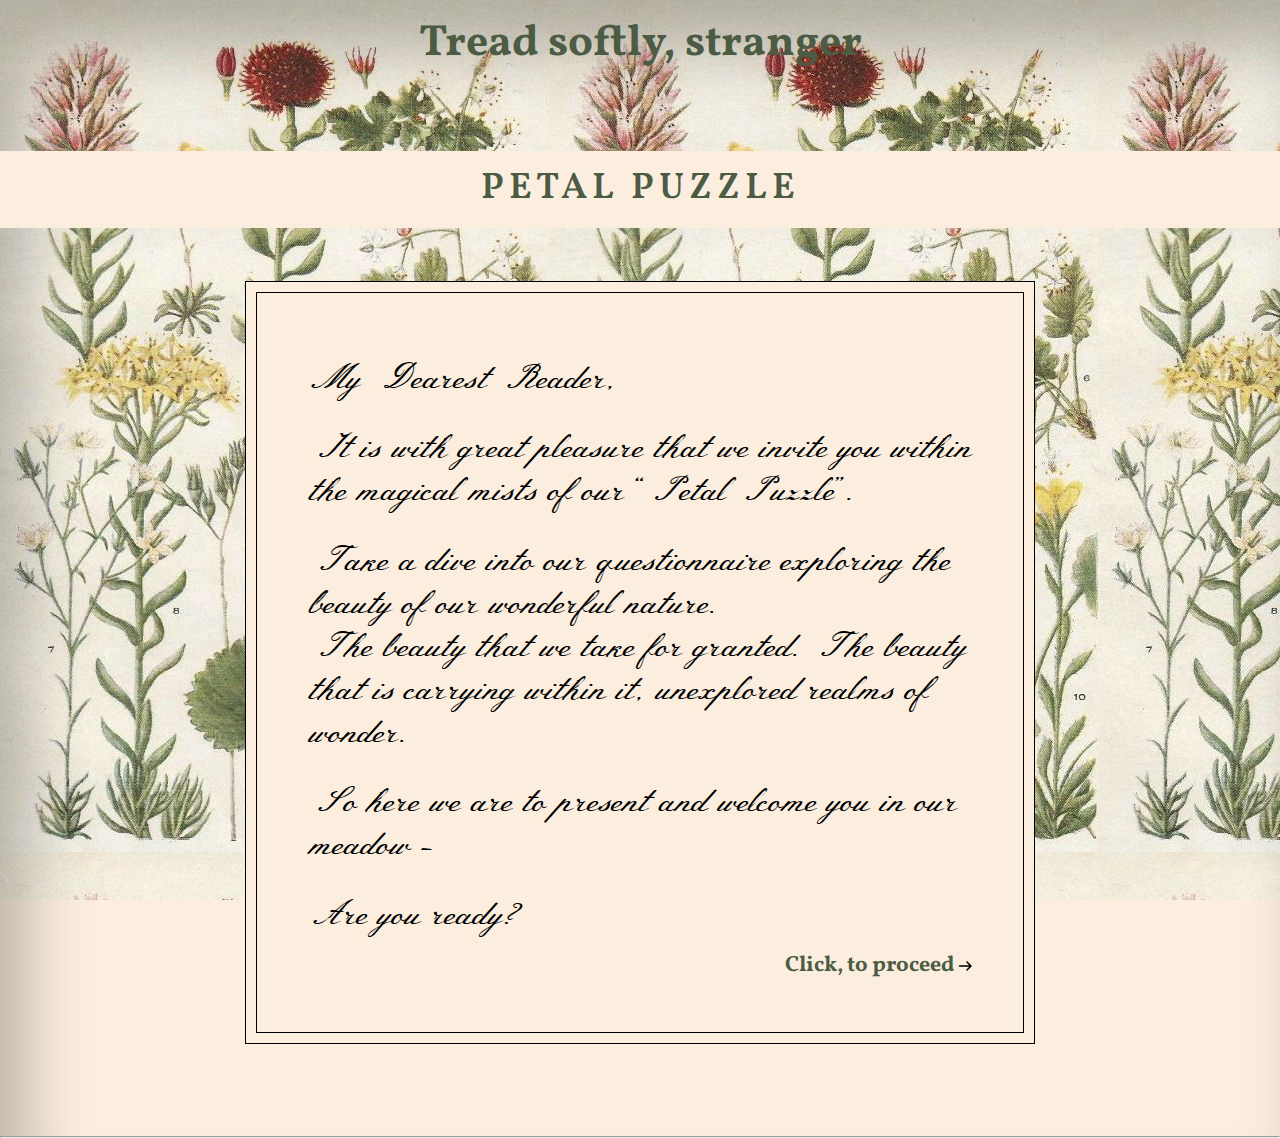
<file: index.html>
<html lang="en">

<head>
    <meta charset="UTF-8">
    <meta http-equiv="X-UA-Compatible" content="IE=edge">
    <meta name="viewport" content="width=device-width, initial-scale=1.0">
    <title>Petal Puzzle | Welcome</title>
    <link rel="stylesheet" href="intro-quiz.css">
</head>

<body>
    <h2>Tread softly, stranger</h2>
    <div class="heading">
        <h1>PETAL PUZZLE</h1>
    </div>
    <div class="first">
        <p>My Dearest Reader,</p>
        <p>It is with great pleasure that we invite you within the magical mists of our “Petal Puzzle”. </p>
        <p>Take a dive into our questionnaire exploring the beauty of our wonderful nature.
           <br> The beauty that we take for granted. The beauty that is carrying within it, unexplored realms of
            wonder.</p>
        <p>So here we are to present and welcome you in our meadow -</p>
        <p>Are you ready?</p>
        <p><a href="main-quiz.html">Click, to proceed <img src="Icon.svg"></a> </p>
    </div>
    <hr>
</body>

</html>
</file>
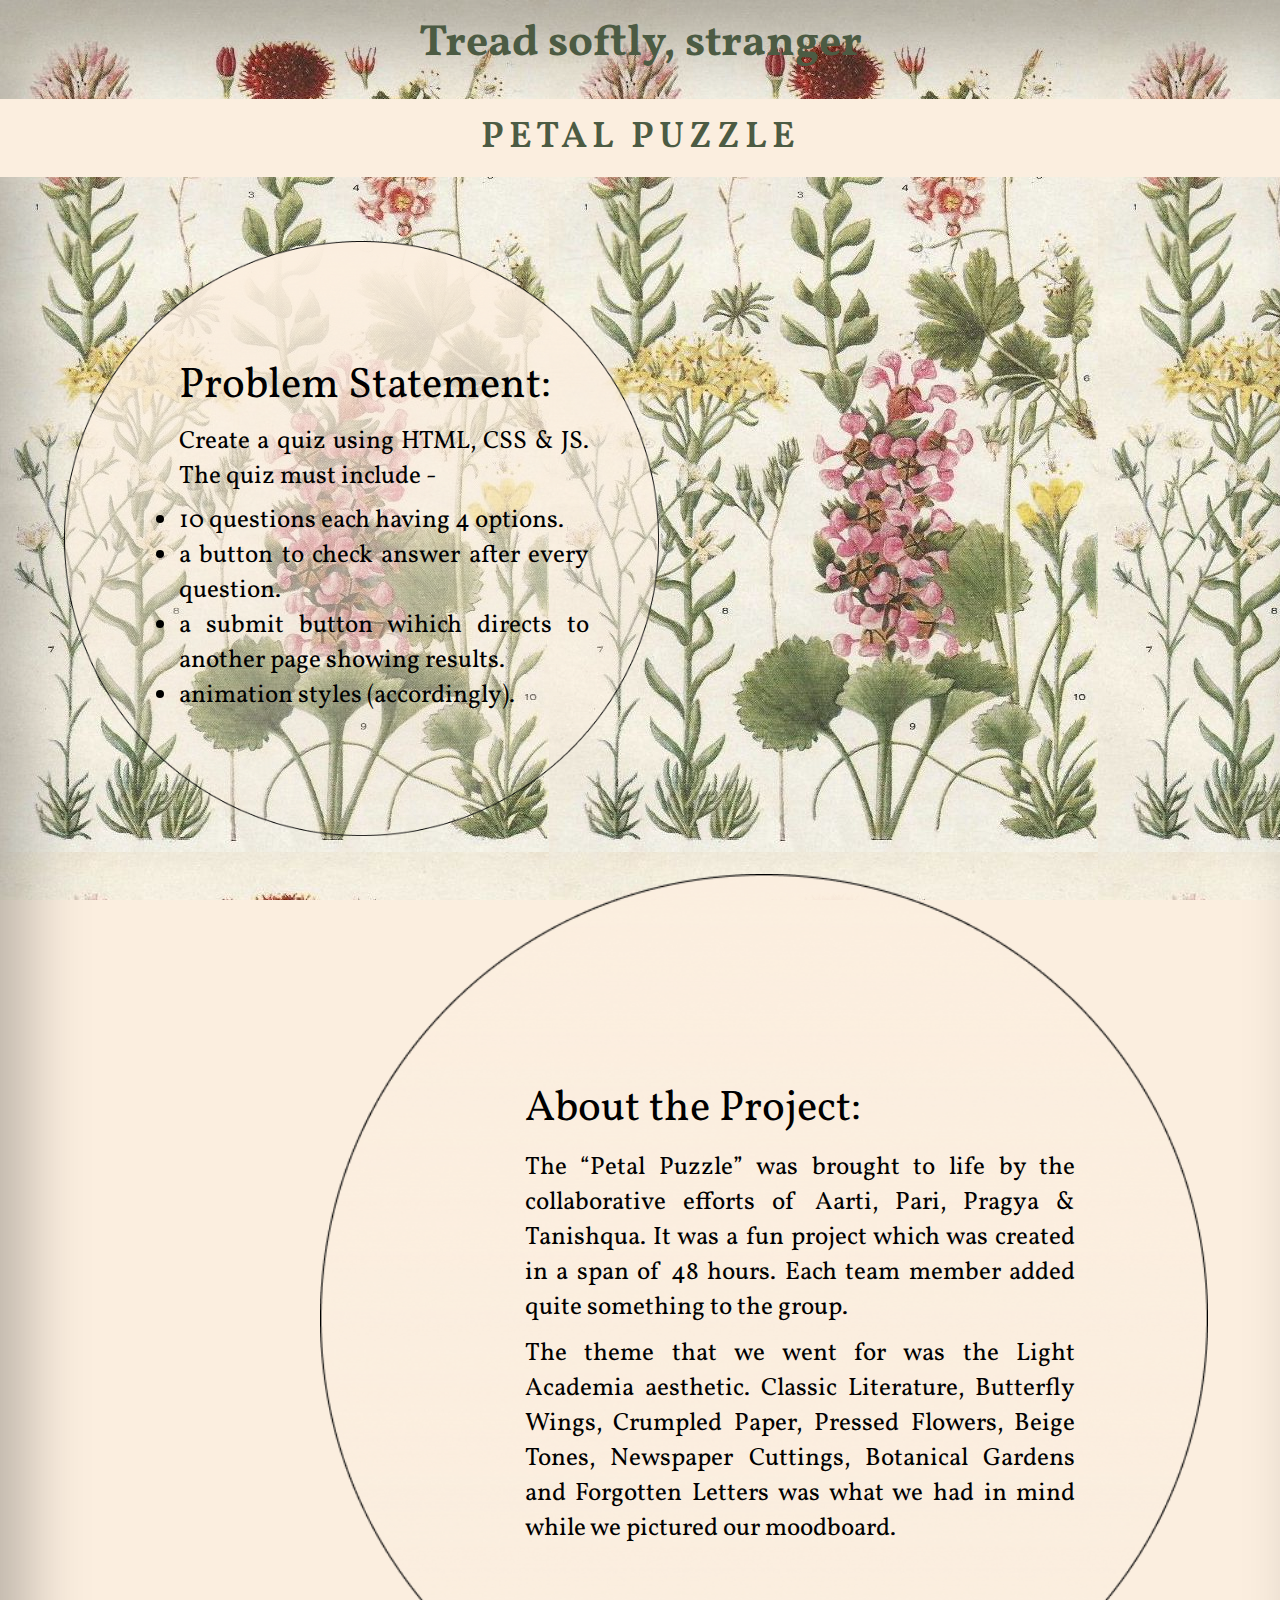
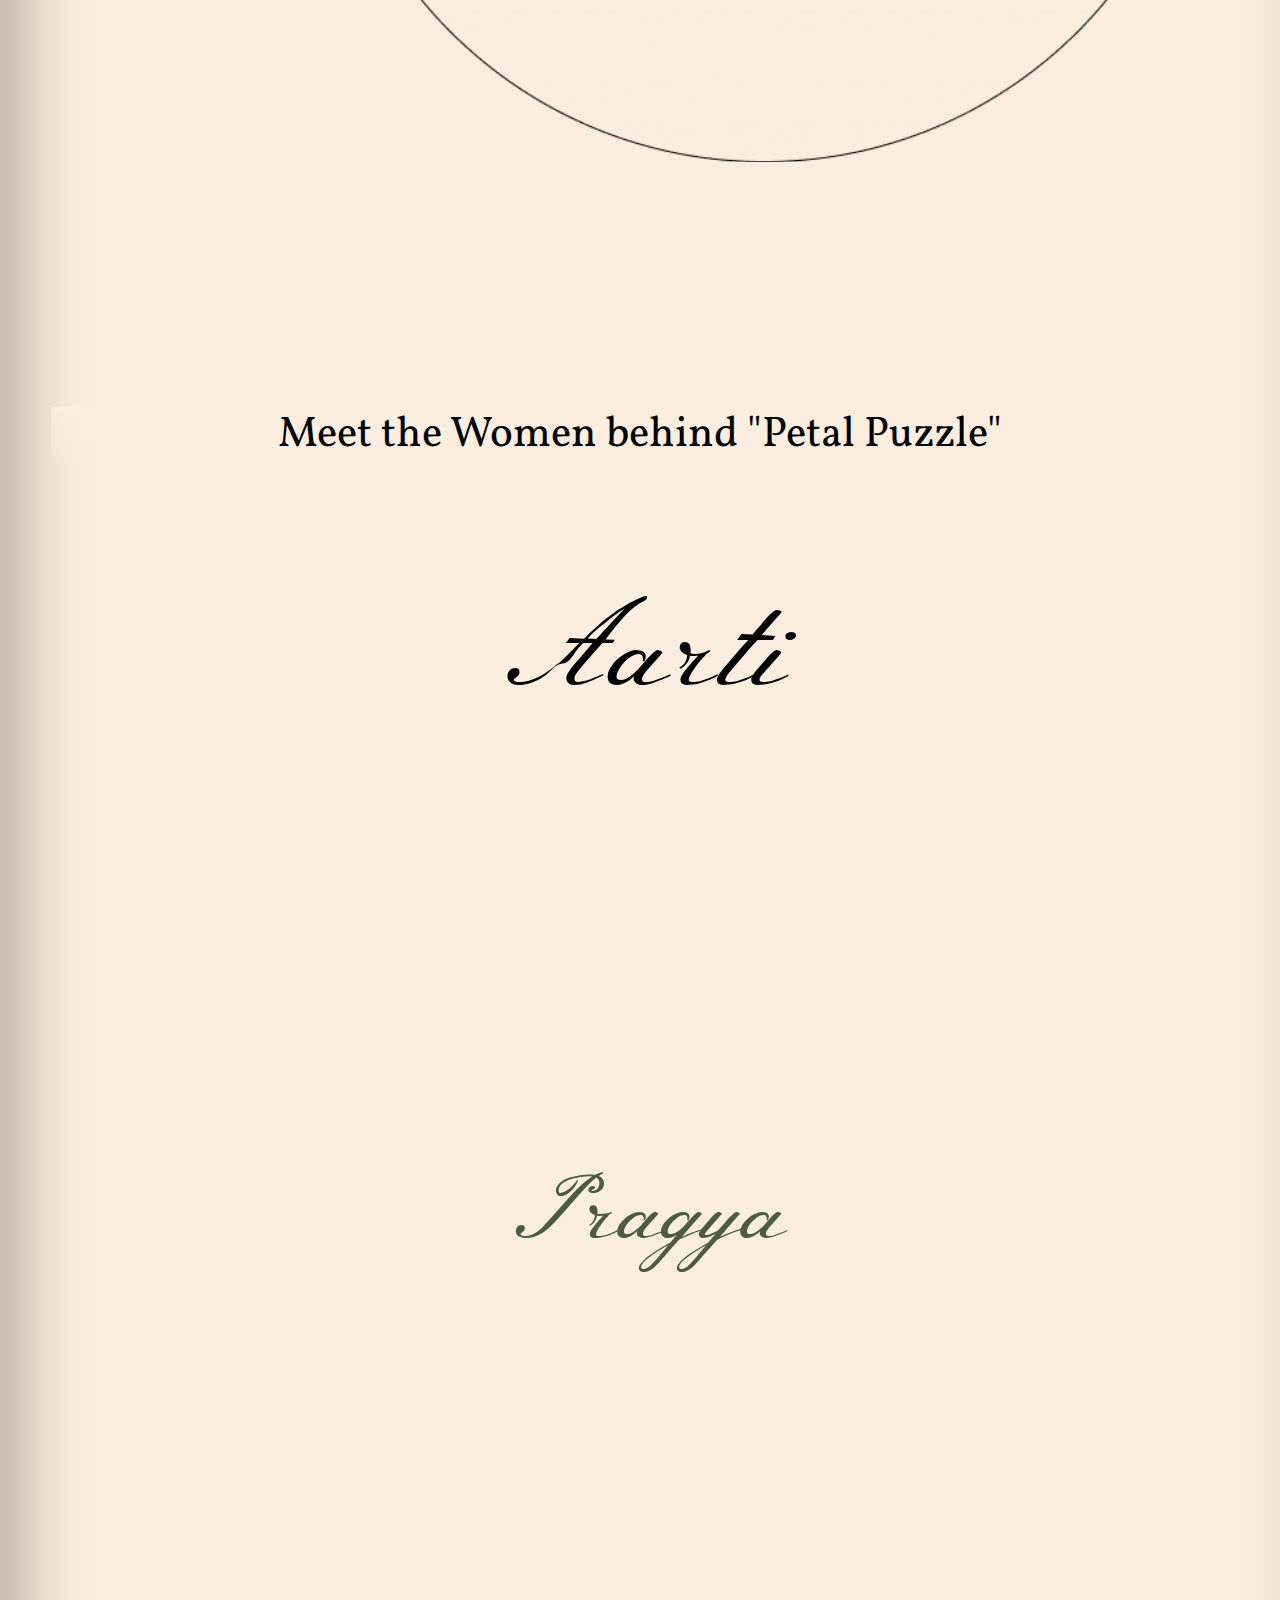
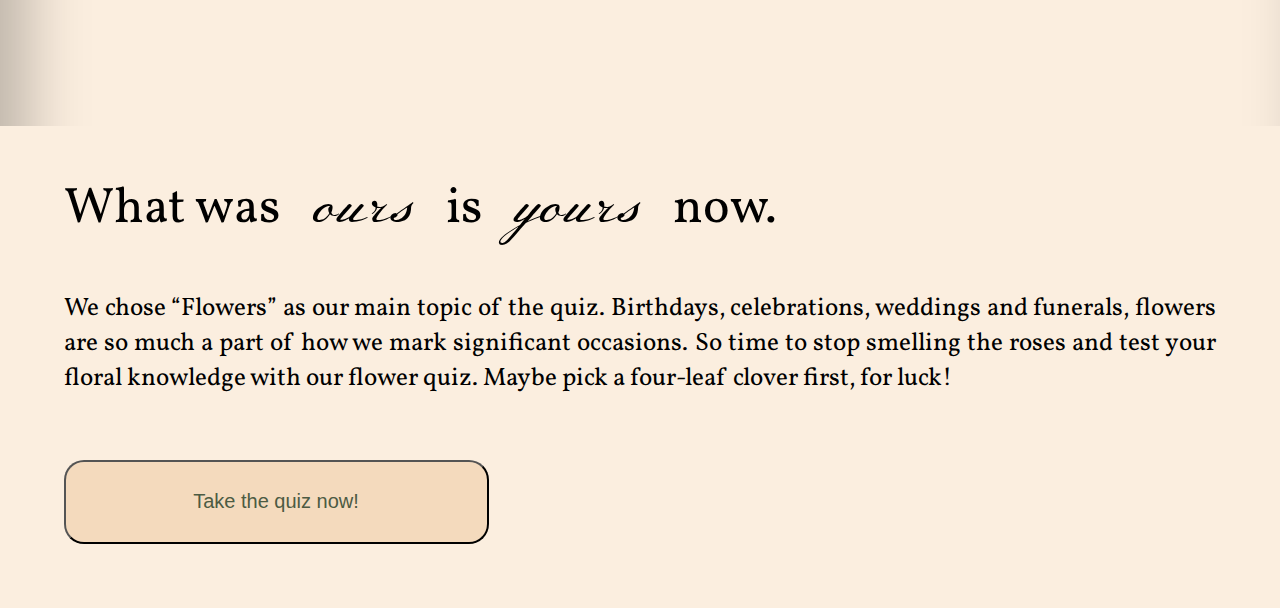
<file: bts-quiz.html>
<html lang="en">

<head>
    <meta charset="UTF-8">
    <meta http-equiv="X-UA-Compatible" content="IE=edge">
    <meta name="viewport" content="width=device-width, initial-scale=1.0">
    <title>Petal Puzzle | BTS</title>
    <link rel="stylesheet" href="bts-quiz.css">
</head>

<body>
    <h2>Tread softly, stranger</h2>
    <div class="heading">
        <h1>PETAL PUZZLE</h1>
    </div>
    <div class="problem">
        <h3>Problem Statement:</h3>
        <p>Create a quiz using HTML, CSS & JS. The quiz must include -
        <ul>
            <li>10 questions each having 4 options.</li>
            <li>a button to check answer after every question.</li>
            <li>a submit button wihich directs to another page showing results.</li>
            <li>animation styles (accordingly).</li>
        </ul>
        </p>
    </div>
    <div class="about">
        <h3>About the Project:</h3>
        <p>The “Petal Puzzle” was brought to life by the collaborative efforts of Aarti, Pari, Pragya & Tanishqua. It
            was a fun project which was created in a span of 48 hours. Each team member added quite something to the
            group.
        </p>
        <p>The theme that we went for was the Light Academia aesthetic. Classic Literature, Butterfly Wings, Crumpled
            Paper, Pressed Flowers, Beige Tones, Newspaper Cuttings, Botanical Gardens and Forgotten Letters was what we
            had in mind while we pictured our moodboard.</p>
    </div>

    <div class="grid">
        <h3 style="text-align: center; background-color: #FBEEDF; padding-bottom: 0; background: linear-gradient(180deg, #FBEEDF 0%, rgba(251, 238, 223, 0.62) 42.19%, rgba(251, 238, 223, 0.13) 100%); border-radius: 5%; ">Meet the Women behind "Petal Puzzle"</h3>
        <div class="aaru">
            <h4>Aarti</h4>
            <p><span>"Meet Aarti"</span> <br> <br> Aarti was in charge of all the micro-interactions. From what animation effect would be applied to submit buttons to how the radio buttons would glow when pressed. <br> <br> With her extreme attention to details we were able to implement high quality interface applications and greatly improved the overall accessibility of the site.</p>
        </div>
        <div class="pari">
            <h4>Pari</h4>
            <p><span>Pari says "Hii"</span> <br> <br>Pari took care of the entire layout of the website. She created mood boards in order to define the aesthetic and theme of the website and then designed the website from scratch on Figma and implemented it by pure HTML-CSS coding. <br> <br> The animations on the “BTS” page were also done by her.She was also responsible for content-writing.</p>
        </div>
        <div class="prag">
            <h4>Pragya</h4>
            <p><span>“This is Pragya”</span><br><br>Pragya made the entire logic of the quiz section using javascript. She also coded the grid layout of the quiz using HTML-CSS. <br> <br>Her efficient use of media queries gave the website it’s responsiveness.Moreover with Tanishqa she planned the road-map of the quiz.</p>
        </div>
        <div class="tan">
            <h4>Tanishqa</h4>
            <p><span>“Tanishqa is here”</span><br><br>Tanishqa took care of the radio button color change code. It was also because of her that we were able to display the result in the next page, in addition to editing with already implemented JS. <br> <br> Thanks to her amazing JS knowledge.</p>
        </div>
    </div>
    <div class="end">
        <p>What was <span>ours</span> is <span>yours</span> now.</p>
        <p>We chose “Flowers” as our main topic of the quiz. Birthdays, celebrations, weddings and funerals, flowers are so much a part of how we mark significant occasions. So time to stop smelling the roses and test your floral knowledge with our flower quiz. Maybe pick a four-leaf clover first, for luck!</p>
        <div class="submit-btn">
            <button id="result" class="generate-btn">
                <a href="main-quiz.html">
                <span>Take the quiz now!</span>
                <span>Take the quiz now!</span>
                </a>
            </button>
        </div>
    </div>
</body>

</html>
</file>
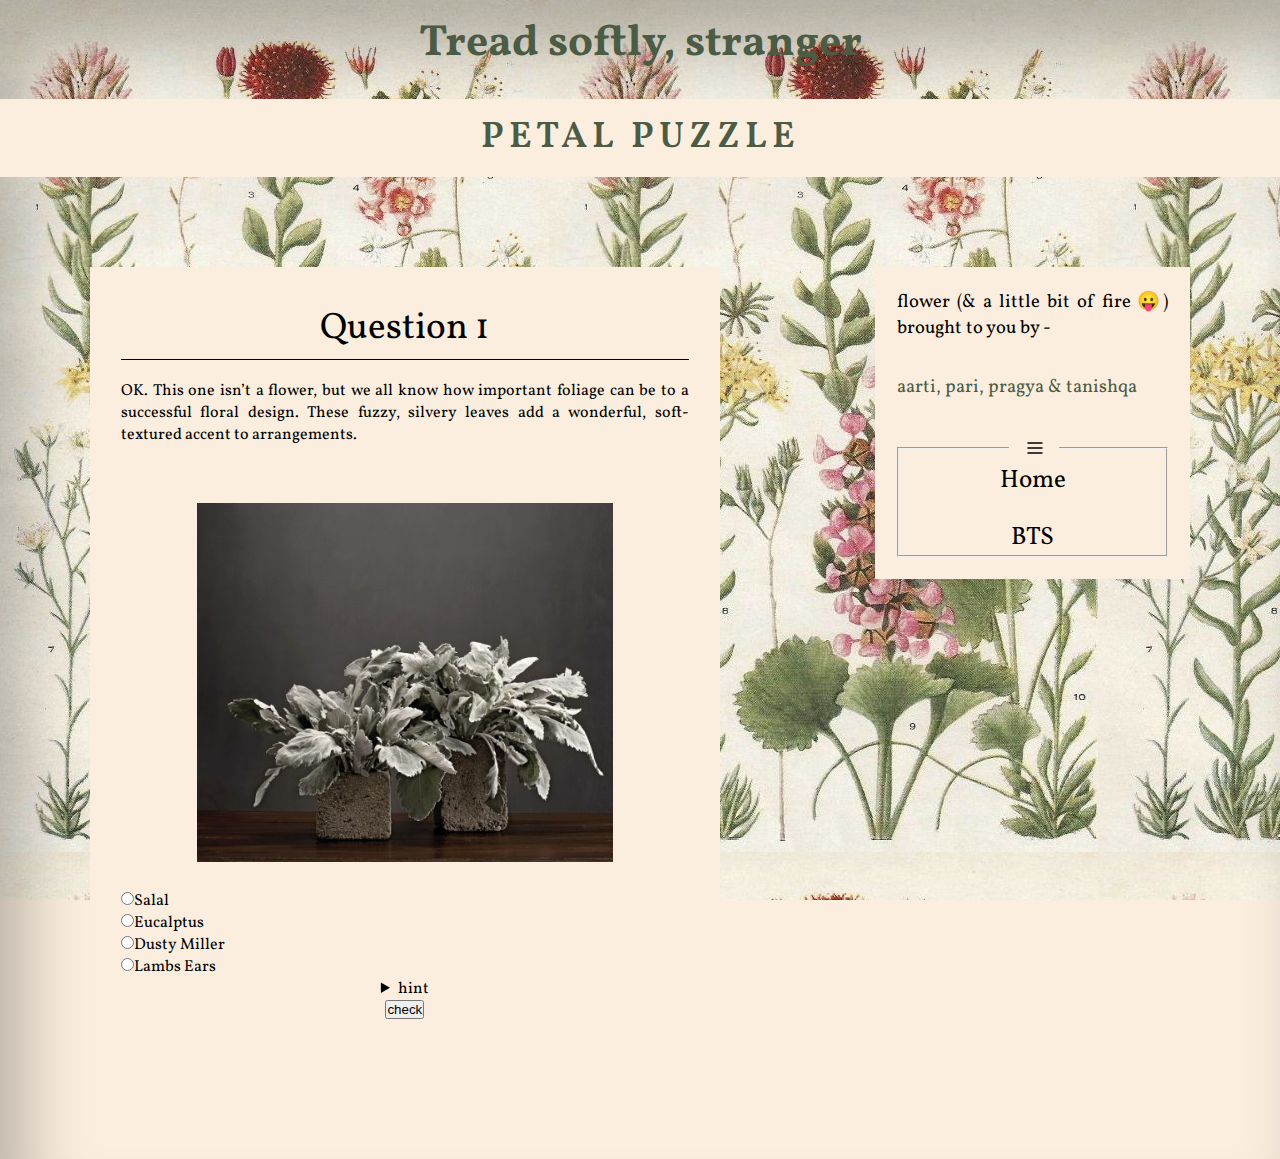
<file: main.html>
<html lang="en">
<head>
    <meta charset="UTF-8">
    <meta http-equiv="X-UA-Compatible" content="IE=edge">
    <meta name="viewport" content="width=device-width, initial-scale=1.0">
    <title>Document</title>
    <link rel="stylesheet" href="main.css">
</head>
<body>
    <h2>Tread softly, stranger</h2>
    <div class="heading">
        <h1>PETAL PUZZLE</h1>
    </div>

    <main>

        <section class="q1">
            <h3><span>Question 1</span></h3>
            <p>OK. This one isn’t a flower, but we all know how important foliage can be to a successful floral design. These fuzzy, silvery leaves add a wonderful, soft-textured accent to arrangements.</p>
            <img src="i1.svg">
            <div id="c_1">
                <label><input type="radio" value="wrong" name="a">Salal</label>
                <label><input type="radio" value="wrong" name="a">Eucalptus</label>
                <label><input type="radio" value="right" name="a">Dusty Miller</label>    
                <label><input type="radio" value="wrong" name="a">Lambs Ears</label> 
            </div>
            <details>
                <summary>hint</summary>
                <p>the shape of there flower gives this plant is common name, "moth child".</p>
            </details>
            <button id="submit1">check</button>
        </section>

        <section class="side-bar">
            <p>flower (& a little bit of fire 😛) brought to you by - </p>
            <p>aarti, pari, pragya & tanishqa</p>
            <fieldset>
                <legend><img src="nav.svg"></legend>
                    <span><a href="#">Home</a></span> <br>
                    <span><a href="#">BTS</a></span>
            </fieldset>
        </section>

    </main>
</body>
</html>
</file>
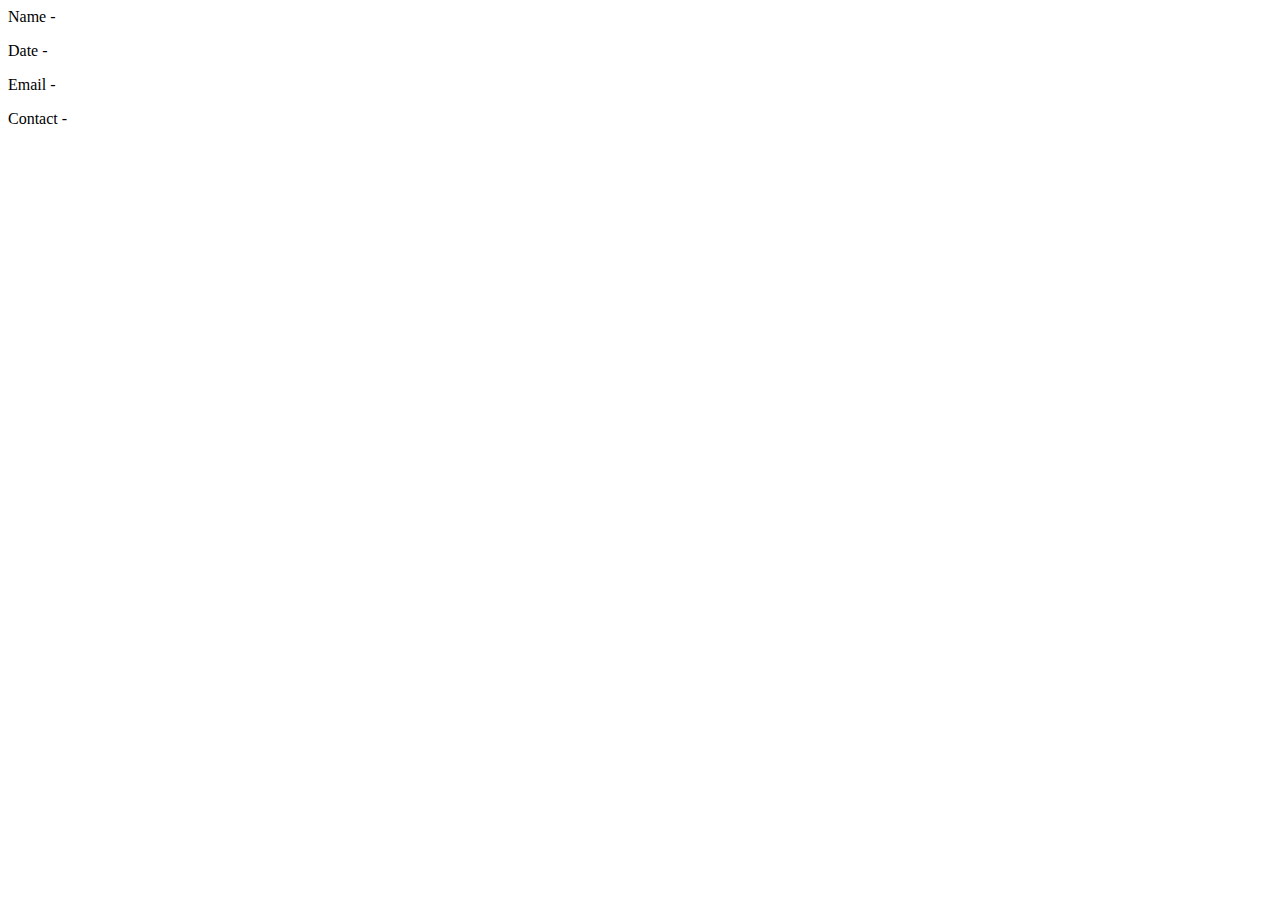
<file: misc.html>
<html lang="en">

<head>
    <meta charset="UTF-8">
    <meta http-equiv="X-UA-Compatible" content="IE=edge">
    <meta name="viewport" content="width=device-width, initial-scale=1.0">
    <title>Document</title>
</head>

<body>
    <p>Name - <span id="result-name"></span></p>
    <script>
                document.getElementById("result-name").innerHTML = localStorage.getItem("textvalue"); 
    </script>
    <p>Date - <span id="result-date"></span></p>
    <p>Email - <span id="result-email"></span></p>
    <p>Contact - <span id="result-contact"></span></p>
</body>

</html>
</file>
<file: intro-quiz.css>
@import url('https://fonts.googleapis.com/css2?family=Vollkorn&display=swap');
@import url('https://fonts.googleapis.com/css2?family=Meie+Script&display=swap');
@import url('https://fonts.googleapis.com/css2?family=Vollkorn:wght@600&display=swap');

* {
    box-sizing: border-box;
    padding: 0;
    margin: 0;
}

:root {
    --font-color: #4C5B43;
    --card-color: #FBEEDF;
}

body {
    font-family: 'Vollkorn', serif;
    background: url(bg.jpg);
    background-attachment: fixed;
    background-color: var(--card-color);
    box-shadow: inset 27px 54px 62px rgba(0, 0, 0, 0.25);
}

html,
body {
    max-width: 100%;
    overflow-x: hidden;
}

h2 {
    color: var(--font-color);
    text-align: center;
    padding: 1% 4%;
    font-weight: 700;
    font-size: 43.7647px;
    line-height: 61px;
    font-family: 'Vollkorn', serif;
    animation-name: floating;
    animation-duration: 3s;
    animation-iteration-count: infinite;
    animation-timing-function: ease-in-out;
}

h1 {
    text-align: center;
    font-style: normal;
    font-weight: 600;
    font-size: 37px;
    line-height: 52px;
    letter-spacing: 5px;
    font-variant: small-caps;
    color: var(--font-color);
    padding: 1%;
    margin: 5%;
}

.heading {
    background-color: var(--card-color);
}

p:not(p:last-child) {
    font-family: 'Meie Script', cursive;
    font-style: normal;
    font-weight: 400;
    font-size: 34px;
    line-height: 43px;
    padding: 2% 0;
}

.first {
    background-color: var(--card-color);
    margin: auto;
    margin-bottom: 8%;
    padding: 4%;
    width: 60%;
    border: 1px solid black;
    box-shadow:
        0 0 0 10px var(--card-color),
        0 0 0 11px black;
    /* animation-name: floating;
    animation-duration: 3s;
    animation-iteration-count: infinite;
    animation-timing-function: ease-in-out; */
} 

@keyframes floating {
    0% { transform: translate(0,  0px); }
    50%  { transform: translate(0, 15px); }
    100%   { transform: translate(0, -0px); }   
}

p:last-child {
    font-style: normal;
    font-weight: 700;
    font-size: 22px;
    line-height: 31px;
    text-align: right;
}

p a {
    text-decoration: none;
    color: var(--font-color);
}

p a:hover {
    text-decoration: underline;
}
</file>
<file: bts-quiz.css>
@import url('https://fonts.googleapis.com/css2?family=Vollkorn&display=swap');
@import url('https://fonts.googleapis.com/css2?family=Meie+Script&display=swap');
@import url('https://fonts.googleapis.com/css2?family=Vollkorn:wght@600&display=swap');

* {
    box-sizing: border-box;
    padding: 0;
    margin: 0;
}

:root {
    --font-color: #4C5B43;
    --card-color: #FBEEDF;
}

body {
    font-family: 'Vollkorn', serif;
    background: url(bg.jpg);
    background-attachment: fixed;
    background-color: var(--card-color);
    box-shadow: inset 27px 54px 62px rgba(0, 0, 0, 0.25);
}

html,
body {
    max-width: 100%;
    overflow-x: hidden;
}

h2 {
    color: var(--font-color);
    text-align: center;
    padding: 1% 4%;
    font-weight: 700;
    font-size: 43.7647px;
    line-height: 61px;
    font-family: 'Vollkorn', serif;
}

h1 {
    text-align: center;
    font-style: normal;
    font-weight: 600;
    font-size: 37px;
    line-height: 52px;
    letter-spacing: 5px;
    font-variant: small-caps;
    color: var(--font-color);
    padding: 1%;
    margin: 5%;
    margin-top: 1%;
}

.heading {
    background-color: var(--card-color);
}

.problem {
    background: url(e.png);
    background-repeat: no-repeat;
    background-size: contain;
    width: 50%;
    margin-left: 5%;
    padding: 9%;
    animation-name: floating;
    animation-duration: 3s;
    animation-iteration-count: infinite;
    animation-timing-function: ease-in-out;
}

h3 {
    font-style: normal;
    font-weight: 400;
    font-size: 42.8571px;
    line-height: 60px;
    padding-bottom: 2%;
}

p {
    font-style: normal;
    font-weight: 400;
    font-size: 25px;
    line-height: 35px;
    text-align: justify;
    padding-bottom: 2%;
}

li {
    font-style: normal;
    font-weight: 400;
    font-size: 25px;
    line-height: 35px;
    text-align: justify;
}

.about {
    background: url(e.png);
    background-repeat: no-repeat;
    background-size: contain;
    width: 75%;
    padding: 16%;
    margin: 3% 0;
    margin-left: auto;
    animation-name: floating;
    animation-duration: 3s;
    animation-iteration-count: infinite;
    animation-timing-function: ease-in-out;
}

@keyframes floating {
    0% {
        transform: translate(0, 0px);
    }

    50% {
        transform: translate(0, 25px);
    }

    100% {
        transform: translate(0, -0px);
    }
}

.tan,
.aaru,
.prag,
.pari {
    display: flex;
    background-color: var(--card-color);
    /* border: 1px solid #000000; */
    justify-content: space-around;
    align-items: center;
    width: 60%;
    margin: auto;
    border-radius: 10px;
}

h4 {
    font-family: 'Meie Script';
    font-style: normal;
    font-weight: 400;
    font-size: 120.326px;
    line-height: 180px;
    transition: 1s;
    padding-right: 1%;
}

.tan p,
.aaru p,
.pari p,
.prag p {
    display: none;
    width: 60%;
    padding: 2% 1%;
    font-size: 20px;
    transition: 1.6s;
    color: black;
}

.aaru p span,.pari p span, .prag p span, .tan p span{
    font-size: 49px;
    color: var(--font-color);
    font-family: 'Meie Script';

}

.tan {
    /* background: url(https://i.pinimg.com/564x/3d/33/9c/3d339c506115e1c93e93ea4daebd47d7.jpg); */
    background: url(https://i.pinimg.com/564x/89/22/8c/89228cfe962546b81ba1b76f979b6607.jpg);
    background-attachment: fixed;
    background-repeat: no-repeat;
    background-size: cover;
    background-position: top;
    color: var(--card-color);

}
.prag {
    background: url(https://i.pinimg.com/564x/12/8a/ee/128aeea36d562be50ae9558fd6cba286.jpg);
    background-attachment: fixed;
    background-repeat: no-repeat;
    background-size: cover;
    background-position: center;
    color: var(--font-color);
}
.aaru {
    /* background: url(https://i.pinimg.com/564x/e7/95/a1/e795a16c0c618bb79aaa54acb52da4e6.jpg); */
    background: url(https://i.pinimg.com/564x/60/80/17/608017d6a2308092a0c0450805c8376a.jpg);
    background-attachment: fixed;
    background-repeat: no-repeat;
    background-size: cover;
    background-position: top;
    color: black;
}
.pari {
    background: url(https://i.pinimg.com/564x/d9/2f/d3/d92fd38d748d0bbc46a4b5ee1429e58a.jpg);
    background-attachment: fixed;
    background-repeat: no-repeat;
    background-size: cover;
    background-position: center;
    color: var(--card-color);
}

.tan:hover h4,
.aaru:hover h4,
.pari:hover h4,
.prag:hover h4 {
    font-size: 50px;
    transform: translateY(-20px);
    -webkit-text-stroke: 1px black;
    /* color: var(--card-color); */
}

.pari:hover h4{
    color: black;
}

.tan:hover p,
.aaru:hover p,
.pari:hover p,
.prag:hover p {
    display: block;
    background-color: #FBEEDF;
}


.grid {
    display: grid;
    grid-gap: 100px;
    margin: 15% 0 7% 0;
    /* border: 1px solid black; */
    padding: 4%;
}

.prag h4 {
    font-size: 90px;
}

.tan h4 {
    font-size: 80px;
}

.end{
    background-color: #FBEEDF;
}

.end p span{
    font-family: 'Meie Script';
    padding: 0 2%;
    font-size: 60px;
}

.end p:first-child{
    font-size: 50px;
    padding: 5%;
}

.end p:nth-child(2){
    padding: 0 5% 5% 5%;
}

.end button{
margin: 0 5% 5% 5%;
}

/* @media screen and (max-width: 700px){
    .problem{
        width: 80%;
    }
}

@media screen and (max-width: 700px){
    .about{
        width: 100%;
        margin-left: 10%;
    }
} */

.submit-btn{
    display: flex;
    justify-content: left;
    align-items:center;
    
}
#result{
    width:425px;  
    background-color: #f4dabd;
    /* border:2px solid var(--font-color); */
    border-radius:20px;
}
a{
    position:relative;
    width:400px;
    height:50px;
    margin:15px 10px;
    text-decoration: none;
    display: flex;
    justify-content: center;
    align-items:center;
    overflow: hidden;
}
a::before{
    content:"";
    position: absolute;
    top: 0;
    left:0;
    width:0px;
    height:100%;
    background:var(--card-color);
    transition: 0.5s ease-in-out;
    transition-delay: 0.5s;

}
a::after{
    content:"";
    position: absolute;
    top: 0;
    right: 0;
    width:0px;
    height:100%;
    background:var(--card-color);
    transition: 0.5s ease-in-out;
    transition-delay: 0.5s;

}
a:hover::before,
a:hover::after{
    width:50%;
    transition-delay: 0s;

}
a span{
    position: absolute;
    /* text-transform: uppercase; */
    z-index:1;
    color: var(--font-color);
    font-size:20px;
    transition: .5s;
}
a span:nth-child(1){
    transition-delay:0.25s;
}
a:hover span:nth-child(1){
    transform: scale(0);
}
a span:nth-child(2){
    transform: scale(3);
    opacity:0;
    color: var(--font-color);
    transition-delay: 0s;

}
a:hover span:nth-child(2){
    transform: scale(1);
    transition-delay: 0s;
    opacity:1;
    z-index:10;
    transition-delay: 0.5s;
}

@media screen and (max-width: 700px){
    .problem{
        width: 90%;
        height: 100%;
        background-size: 100% 100%;
    }
    .problem{
        text-align: center;
    }
}

@media screen and (max-width: 700px){
    .about{
        width: 100%;
        height: 150%;
        margin-left: 5%;
        background-size: 100% 100%;
    }
    .about{
        text-align: center;
    }
    
}
</file>
<file: main.css>
@import url('https://fonts.googleapis.com/css2?family=Vollkorn&display=swap');
@import url('https://fonts.googleapis.com/css2?family=Meie+Script&display=swap');

* {
    box-sizing: border-box;
    margin: 0;
    padding: 0;
}

html,
body {
    max-width: 100%;
    overflow-x: hidden;
}

:root {
    --font-color: #4C5B43;
    --card-color: #FBEEDF;
}

body {
    font-family: 'Vollkorn', serif;
    background: url(bg.jpg);
    background-attachment: fixed;
    background-color: var(--card-color);
    box-shadow: inset 27px 54px 62px rgba(0, 0, 0, 0.25);
}

h2 {
    color: var(--font-color);
    text-align: center;
    padding: 1% 4%;
    font-weight: 700;
    font-size: 43.7647px;
    line-height: 61px;
    font-family: 'Vollkorn', serif;
}

h1 {
    text-align: center;
    font-style: normal;
    font-weight: 600;
    font-size: 37px;
    line-height: 52px;
    letter-spacing: 5px;
    font-variant: small-caps;
    color: var(--font-color);
    padding: 1%;
    margin: 5%;
    margin-top: 1%;
}

.heading {
    background-color: var(--card-color);
}

h3 {
    width: 100%;
    text-align: center;
    border-bottom: 1px solid #000;
    line-height: 0.1em;
    margin: 10px 0 20px;
}

h3 span {
    background: var(--card-color);
    padding: 0 10px;
}

main {
    display: grid;
    grid-template-columns: 2fr 1fr;
    grid-gap: 155px;
    margin: 7%;
}

section {
    background-color: var(--card-color);
}

section:last-child {
    height: min-content;
}



.side-bar {
    display: grid;
    grid-gap: 20px;
    padding: 7%;
}

.side-bar p:first-child {
    font-size: 18.51px;
    line-height: 26px;
    text-transform: lowercase;
}

.side-bar p:nth-child(2) {
    font-size: 18.51px;
    line-height: 26px;
    text-transform: lowercase;
    color: var(--font-color);
}

fieldset legend {
    margin: auto;
}

span a {
    text-decoration: none;
    color: black;
    display: table;
    margin: 0 auto;
    font-size: 25px;
    line-height: 35px;
    text-align: justify;
}

.q1{
    display: flex;
    flex-direction: column;
    justify-content: space-around;
    align-items: center;
    padding: 8% 5%;
}

h3{
    font-size: 37px;
    font-weight: 400;
    padding-bottom: 5%;
}

section p{
    padding-bottom: 5%;
    text-align: justify;
}

img{
    padding: 5%;
}

#c_1{
    align-self: flex-start;
    width: 90%;
}

label{
    display: block;
}
</file>
